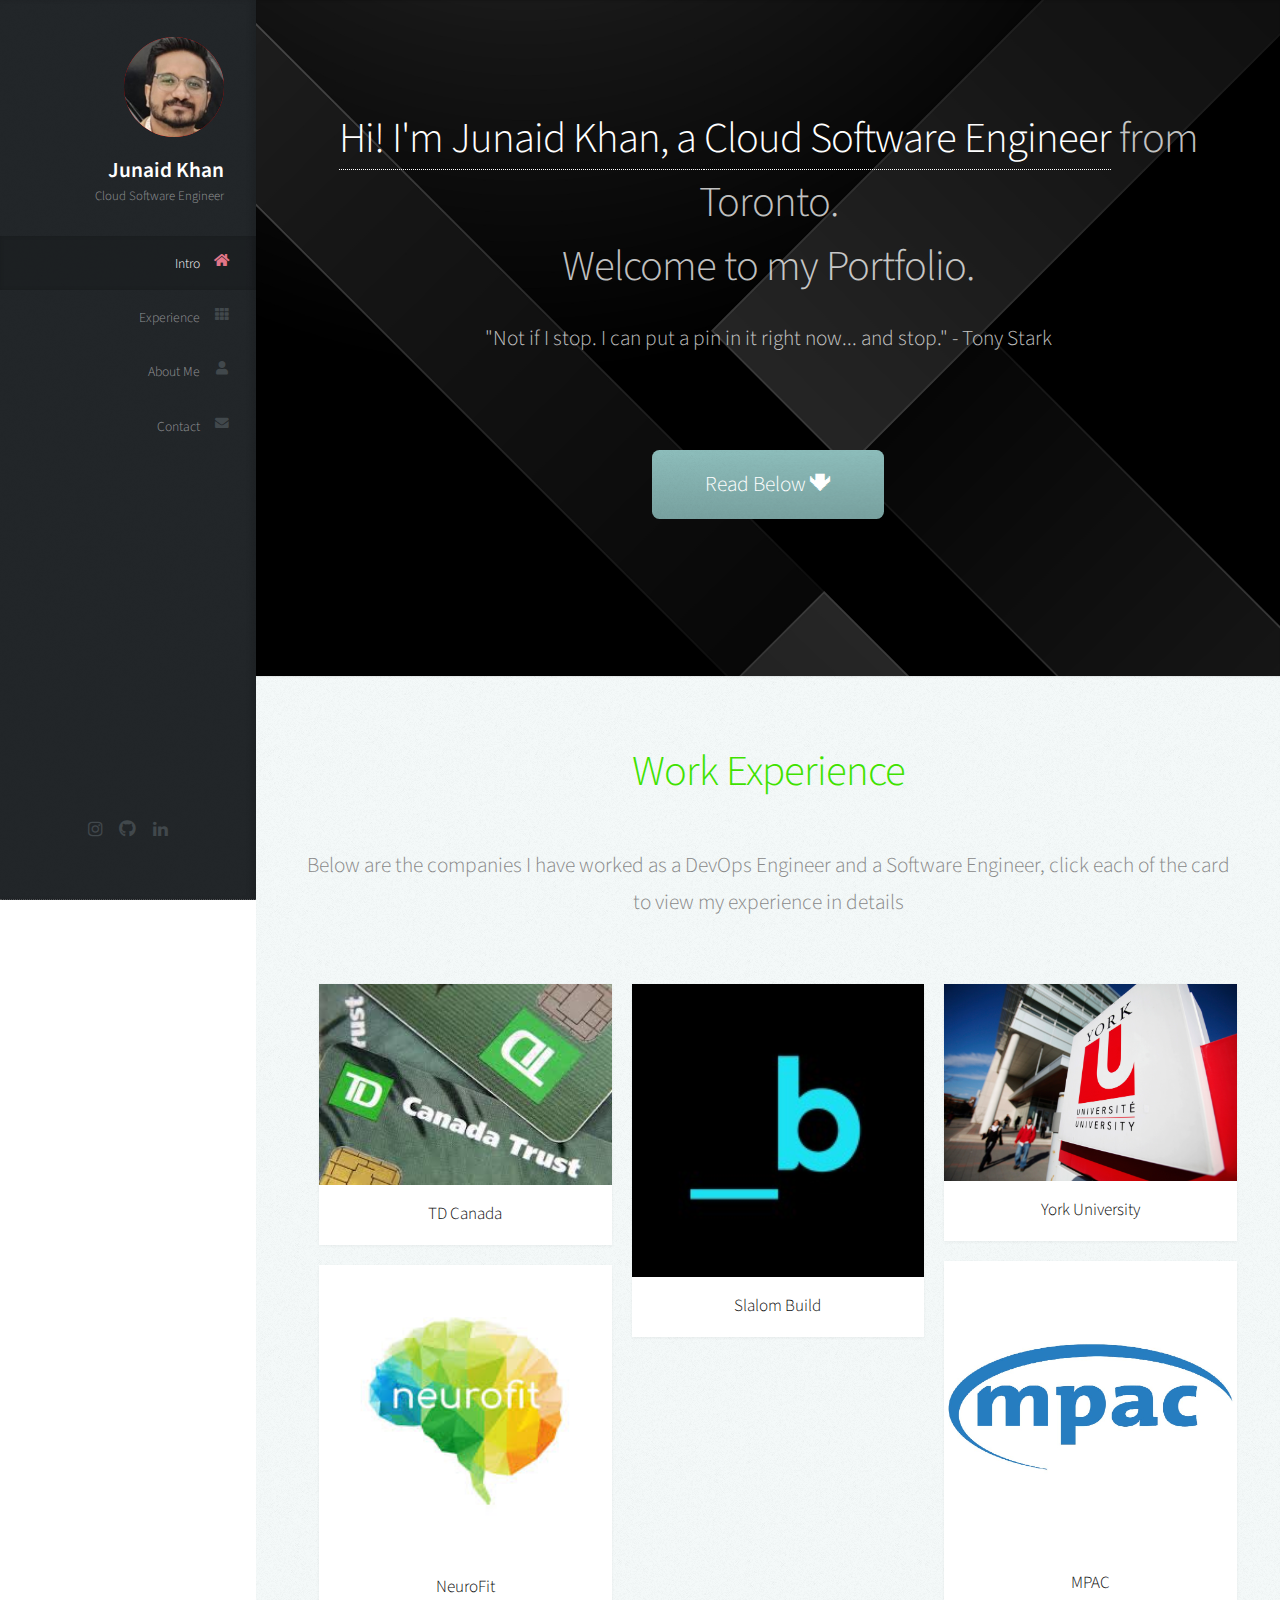
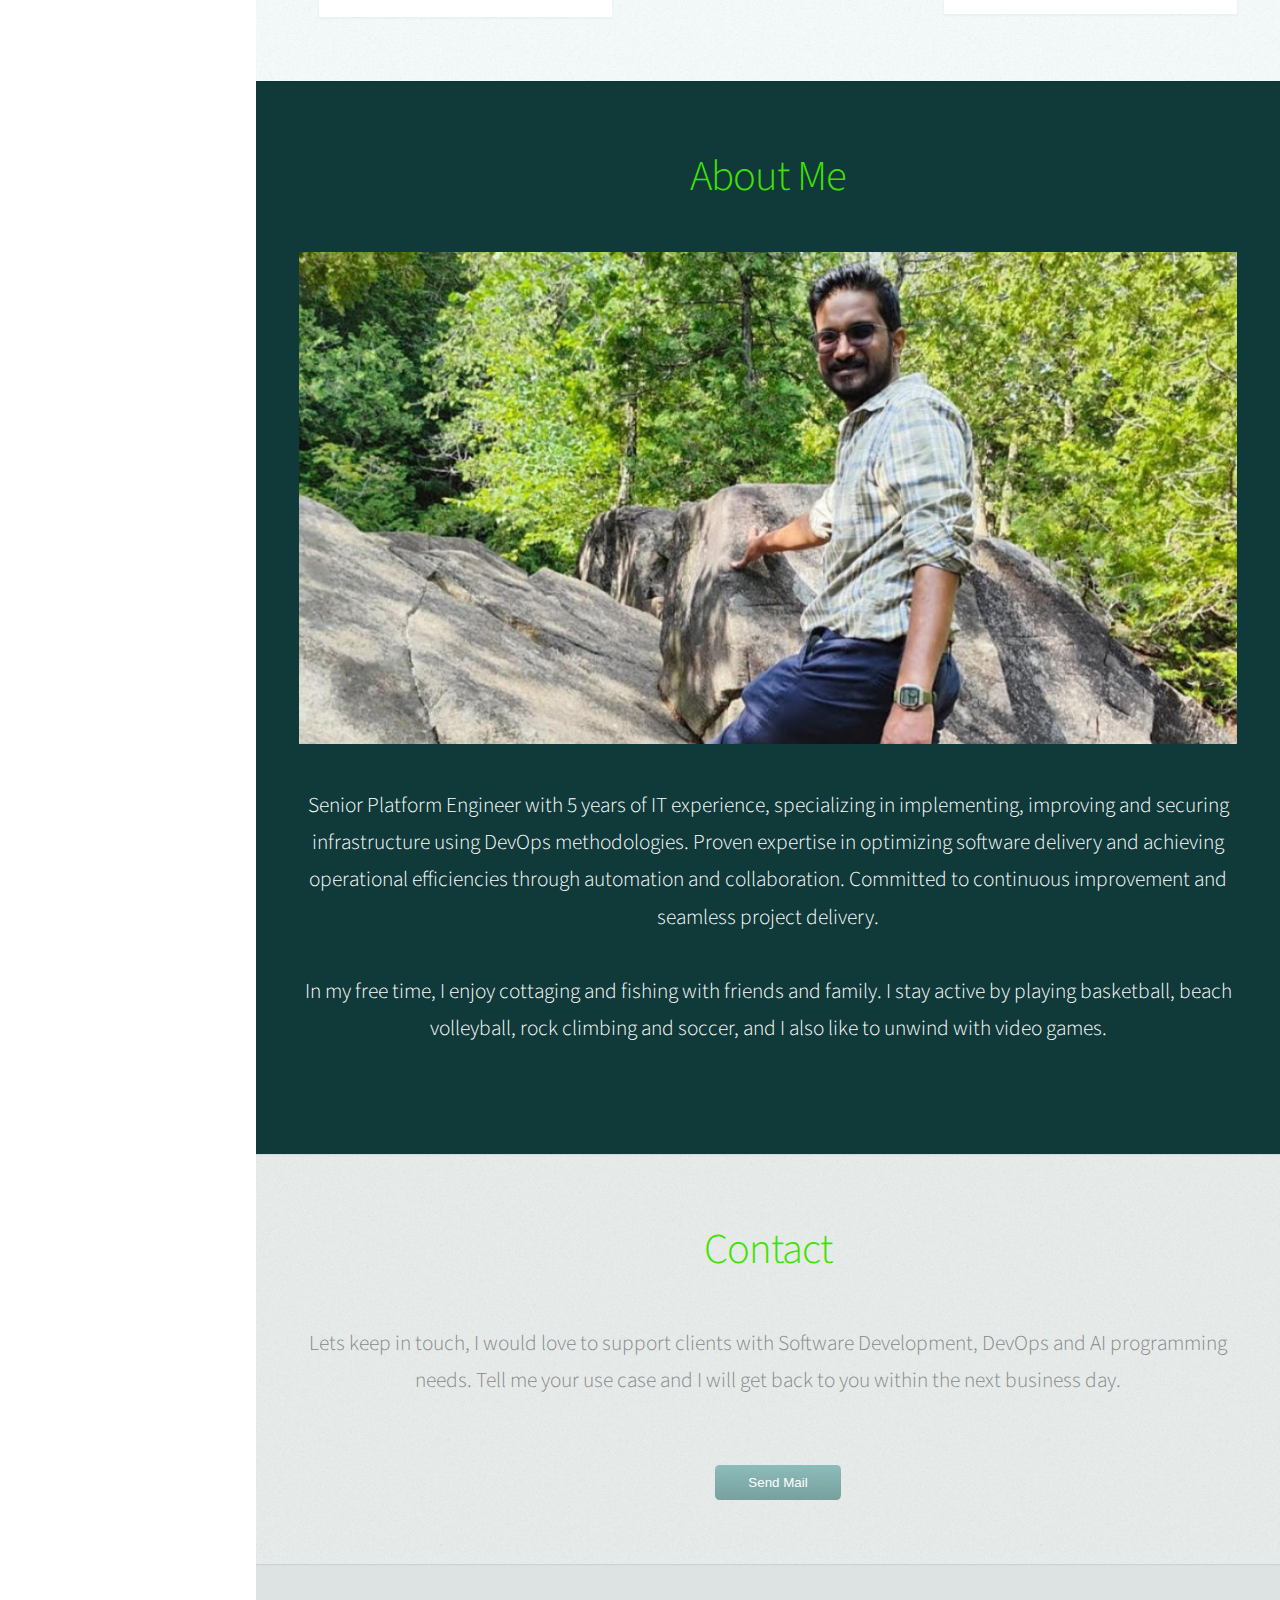
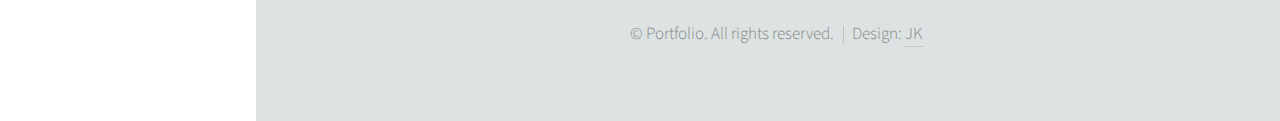
<file: index.html>
<!DOCTYPE HTML>
<!--
	Prologue by HTML5 UP
	html5up.net | @ajlkn
	Free for personal and commercial use under the CCA 3.0 license (html5up.net/license)
-->
<html>
	<head>
		<title>Junaid Khan Portfolio</title>
		<meta charset="utf-8" />
		<meta name="viewport" content="width=device-width, initial-scale=1, user-scalable=no" />
		<link rel="stylesheet" href="assets/css/main.css" />
		<link rel="stylesheet" href="https://cdnjs.cloudflare.com/ajax/libs/font-awesome/4.7.0/css/font-awesome.min.css">
		<script>
			window.dataLayer = window.dataLayer || [];
			function gtag(){dataLayer.push(arguments);}
			gtag('js', new Date());
		  
			gtag('config', 'G-7NQZWKF5FY');
		  </script>
	</head>
	<!-- Google tag (gtag.js) -->
<script async src="https://www.googletagmanager.com/gtag/js?id=G-7NQZWKF5FY"></script>

	<body class="is-preload">

		<!-- Header -->
			<div id="header">

				<div class="top">

					<!-- Logo -->
						<div id="logo">
							<span class="image avatar48"><img src="images/avatar.jpg" alt="" /></span>
							<h1 id="title">Junaid Khan</h1>
							<p>Cloud Software Engineer</p>
						</div>

					<!-- Nav -->
						<nav id="nav">
							<ul>
								<li><a href="#top" id="top-link"><span class="icon solid fa-home">Intro</span></a></li>
								<li><a href="#portfolio" id="portfolio-link"><span class="icon solid fa-th">Experience</span></a></li>
								<li><a href="#about" id="about-link"><span class="icon solid fa-user">About Me</span></a></li>
								<li><a href="#contact" id="contact-link"><span class="icon solid fa-envelope">Contact</span></a></li>
							</ul>
						</nav>

				</div>

				<div class="bottom">

					<!-- Social Icons -->
						<ul class="icons">
							<li><a href="https://www.instagram.com/iam_jkhan/" target="_blank"><i class="fa fa-instagram" aria-hidden="true"></i></a></li>
							<li><a href="https://github.com/jkhan2211?tab=repositories" class="icon brands fa-github" target="_blank"><span class="label">Github</span></a></li>
							<li><a href="https://www.linkedin.com/in/junaid-khan-653a95143/" target="_blank"><i class="fa fa-linkedin"></i>
						</ul>

				</div>

			</div>

		<!-- Main -->
			<div id="main">

				<!-- Intro -->
					<section id="top" class="one dark cover">
						<div class="container">

							<header>
								<h2 class="alt">Hi! I'm <strong>Junaid Khan</strong>, a <a href="https://www.linkedin.com/in/junaid-khan-653a95143/" target="_blank">Cloud Software Engineer</a> from Toronto.<br />
								Welcome to my Portfolio. </h2>
								<p>"Not if I stop. I can put a pin in it right now... and stop." - Tony Stark<br /></p>
							</header>

							<footer>
								<a href="#portfolio" class="button scrolly">Read Below 🢃</a>
							</footer>

						</div>
					</section>

				<!-- Portfolio -->
					<section id="portfolio" class="two">
						<div class="container">

							<header>
								<h2>Work Experience</h2>
							</header>

							<p>Below are the companies I have worked as a DevOps Engineer and a Software Engineer, click each of the card to view my experience in details</p>

							<div class="row">
								<div class="col-4 col-12-mobile">
									<article class="item">
										<a href="./experience.html#tdbank" class="image fit"><img src="images/pic02.jpg" alt="" /></a>
										<header>
											<h3>TD Canada</h3>
										</header>
									</article>
									<article class="item">
										<a href="./experience.html#neurofit" class="image fit"><img src="images/pic03.jpg" alt="" /></a>
										<header>
											<h3>NeuroFit</h3>
										</header>
									</article>
								</div>
								<div class="col-4 col-12-mobile">
									<article class="item">
										<a href="./experience.html#slalom" class="image fit"><img src="images/pic04.jpg" alt="" /></a>
										<header>
											<h3>Slalom Build</h3>
										</header>
									</article>
								</div>
								<div class="col-4 col-12-mobile">
									<article class="item">
										<a href="./experience.html#yorkuni" class="image fit"><img src="images/pic06.jpg" alt="" /></a>
										<header>
											<h3>York University</h3>
										</header>
									</article>
									<article class="item">
										<a href="./experience.html" class="image fit"><img src="images/pic07.jpg" alt="" /></a>
										<header>
											<h3>MPAC</h3>
										</header>
									</article>
								</div>
							</div>

						</div>
					</section>

				<!-- About Me -->
					<section id="about" class="three">
						<div class="container">

							<header>
								<h2>About Me</h2>
							</header>

							<a href="#" class="image featured"><img src="images/pic08.jpg" alt="" /></a>

							<p>Senior Platform Engineer with 5 years of IT experience, specializing in implementing, improving and securing infrastructure using DevOps methodologies. Proven expertise in optimizing software delivery and achieving operational efficiencies through automation and collaboration. Committed to continuous improvement and seamless project delivery.
								<br>
								<br>
								In my free time, I enjoy cottaging and fishing with friends and family. I stay active by playing basketball, beach volleyball, rock climbing and soccer, and I also like to unwind with video games.
							</p>

						</div>
					</section>

				<!-- Contact -->
					<section id="contact" class="four">
						<div class="container">

							<header>
								<h2>Contact</h2>
							</header>

							<p>Lets keep in touch, I would love to support clients with Software Development, DevOps and AI programming needs. Tell me your use case and I will get back to you within the next business day.</p>

							<form method="post" action="#">
								<div class="row">
									<div class="col-12">
										<button onclick="location.href='mailto:vinoth@email.com';">Send Mail</button>
									</div>
								</div>
							</form>

						</div>
					</section>

			</div>

		<!-- Footer -->
			<div id="footer">

				<!-- Copyright -->
					<ul class="copyright">
						<li>&copy; Portfolio. All rights reserved.</li><li>Design: <a href="#">JK</a></li>
					</ul>

			</div>

		<!-- Scripts -->
			<script src="assets/js/jquery.min.js"></script>
			<script src="assets/js/jquery.scrolly.min.js"></script>
			<script src="assets/js/jquery.scrollex.min.js"></script>
			<script src="assets/js/browser.min.js"></script>
			<script src="assets/js/breakpoints.min.js"></script>
			<script src="assets/js/util.js"></script>
			<script src="assets/js/main.js"></script>


	</body>
</html>
</file>
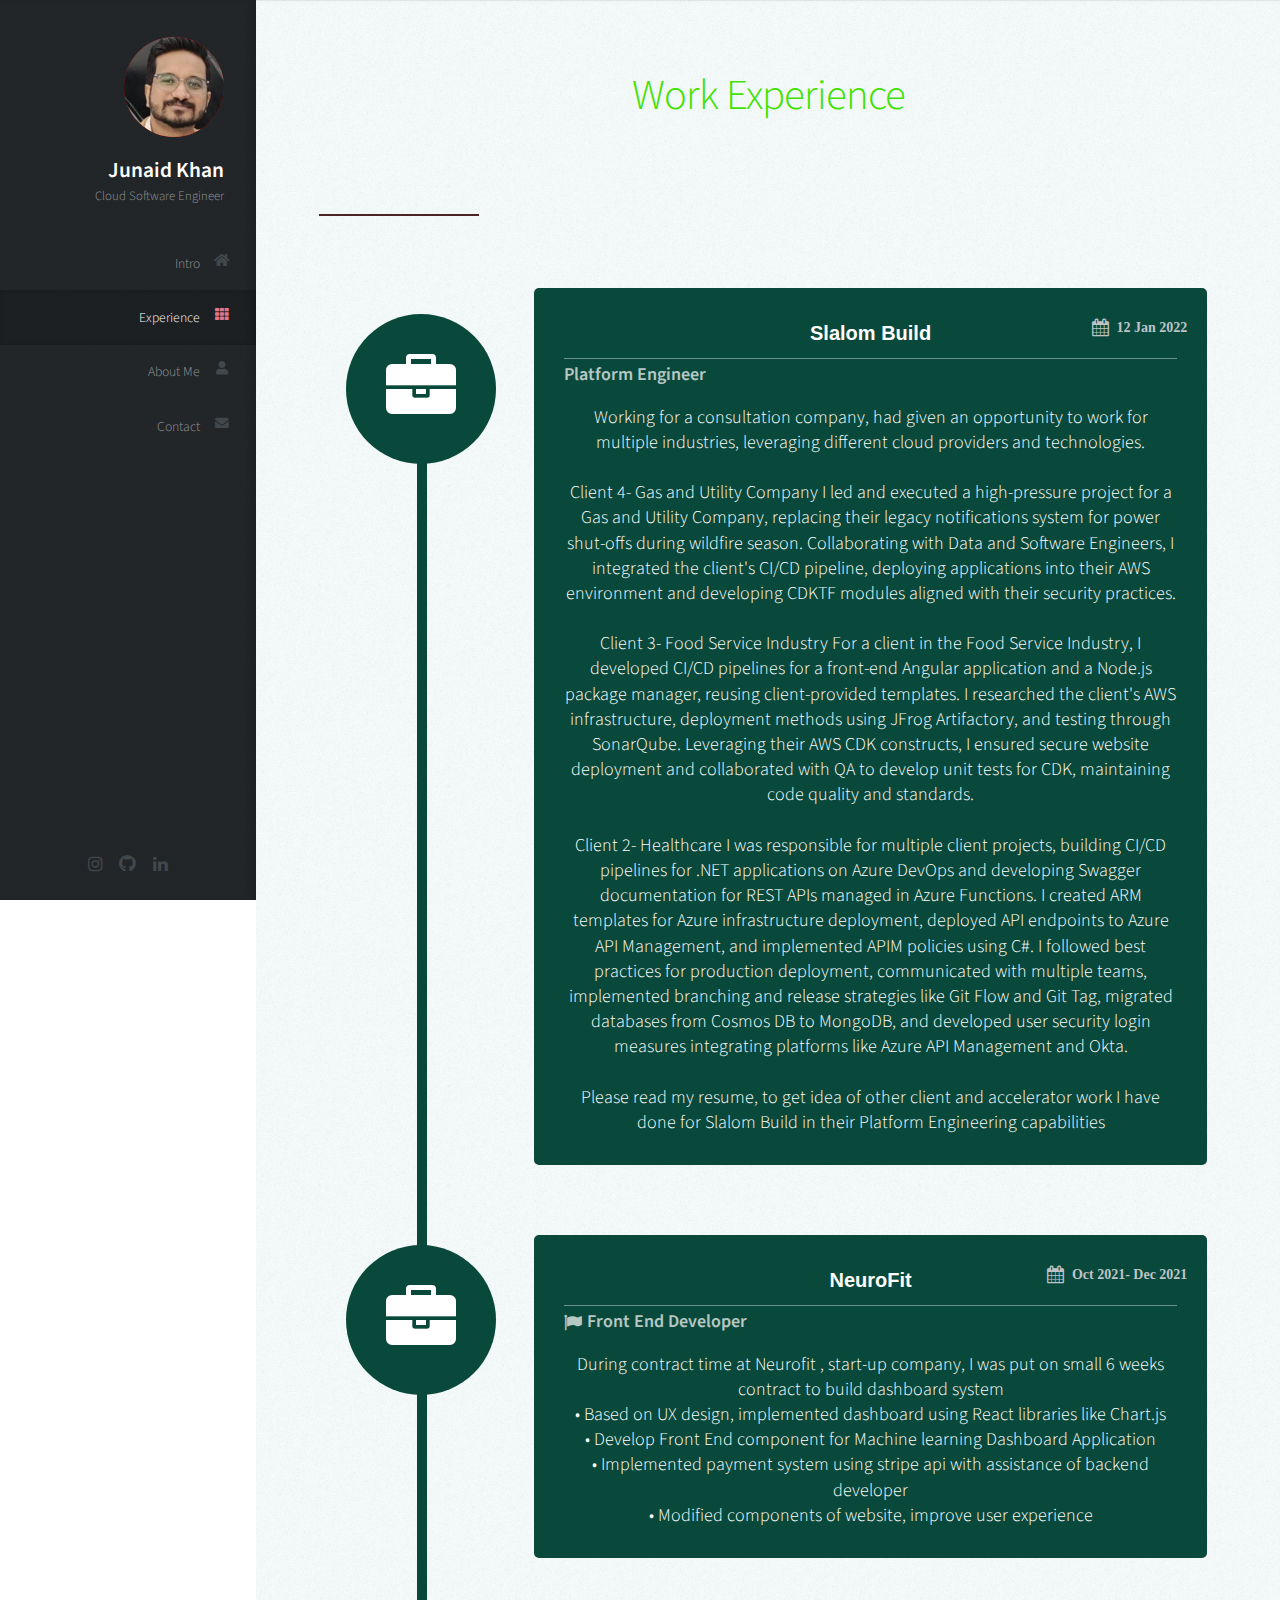
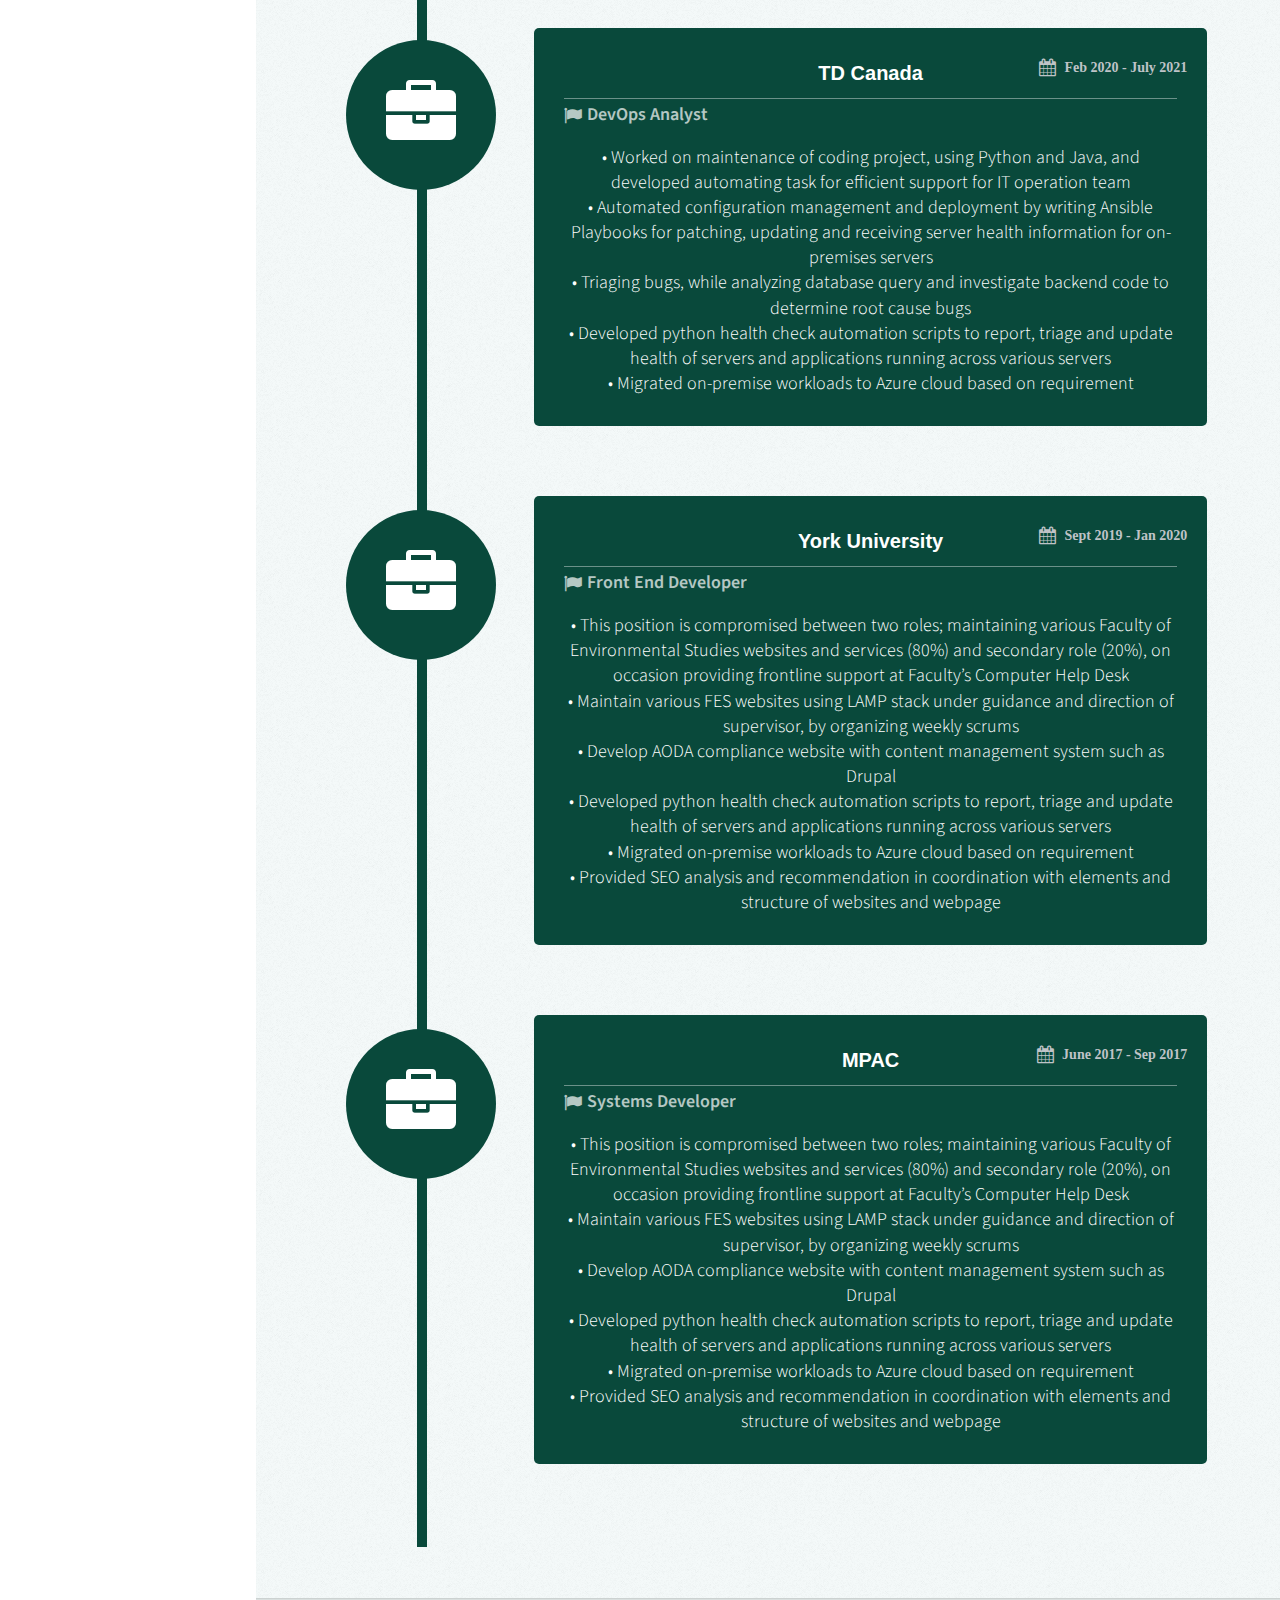
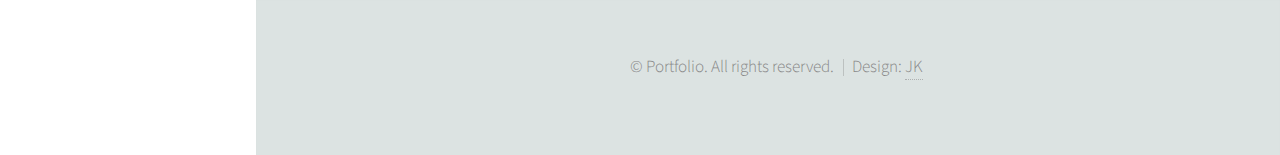
<file: experience.html>
<!DOCTYPE HTML>
<!--
	Prologue by HTML5 UP
	html5up.net | @ajlkn
	Free for personal and commercial use under the CCA 3.0 license (html5up.net/license)
-->
<html>
	<head>
		<title>Junaid Khan Portfolio</title>
		<meta charset="utf-8" />
		<meta name="viewport" content="width=device-width, initial-scale=1, user-scalable=no" />
		<link rel="stylesheet" href="assets/css/main.css" />
		<link rel="stylesheet" href="https://cdnjs.cloudflare.com/ajax/libs/font-awesome/4.7.0/css/font-awesome.min.css">
    <script>
      window.dataLayer = window.dataLayer || [];
      function gtag(){dataLayer.push(arguments);}
      gtag('js', new Date());
    
      gtag('config', 'G-7NQZWKF5FY');
    </script>
	</head>
  <!-- Google tag (gtag.js) -->
<script async src="https://www.googletagmanager.com/gtag/js?id=G-7NQZWKF5FY"></script>
	<body class="is-preload">

		<!-- Header -->
			<div id="header">

				<div class="top">

					<!-- Logo -->
						<div id="logo">
							<span class="image avatar48"><img src="images/avatar.jpg" alt="" /></span>
							<h1 id="title">Junaid Khan</h1>
							<p>Cloud Software Engineer</p>
						</div>

					<!-- Nav -->
						<nav id="nav">
							<ul>
								<li><a href="./index.html" id="top-link"><span class="icon solid fa-home">Intro</span></a></li>
								<li><a href="./index.html#portfolio" id="portfolio-link"><span class="icon solid fa-th">Experience</span></a></li>
								<li><a href="./index.html#about" id="about-link"><span class="icon solid fa-user">About Me</span></a></li>
								<li><a href="./index.html#contact" id="contact-link"><span class="icon solid fa-envelope">Contact</span></a></li>
							</ul>
						</nav>

				</div>

				<div class="bottom">

					<!-- Social Icons -->
						<ul class="icons">
							<li><a href="https://www.instagram.com/iam_jkhan/" target="_blank"><i class="fa fa-instagram" aria-hidden="true"></i></a></li>
							<li><a href="https://github.com/jkhan2211?tab=repositories" class="icon brands fa-github" target="_blank"><span class="label">Github</span></a></li>
                            <li><a href="https://www.linkedin.com/in/junaid-khan-653a95143/" target="_blank"><i class="fa fa-linkedin" aria-hidden="true"></i></a></li>
						</ul>

				</div>

			</div>

		<!-- Main -->
			<div id="main">

				<!-- Portfolio -->
					<section id="portfolio" class="two">
						<div class="container">

							<header>
								<h2>Work Experience</h2>
							</header>

                            <div id="workexperience" class="sectionClass">
                                <div class="row ">
                                  <div class="sectiontitle">
                                    <span class="headerLine"></span>
                                  </div>
                                  <div class="fullWidth eight columns">
                                    <ul class="cbp_tmtimeline">
                                      <li id="slalom">
                                        <div class="cbp_tmicon cbp_tmicon-phone">
                                          <i class="faPra fa-briefcase"></i>
                                        </div>
                                        <div class="cbp_tmlabel wow fadeInRight animated">
                                          <h3>Slalom Build</h3>
                                          <div class="date">
                                            <i class="fa fa-calendar"></i>12 Jan 2022
                                          </div>
                                          <h4>Platform Engineer</h4>
                                          <p class="projectParagraph">Working for a consultation company, had given an opportunity to work for multiple industries, leveraging different cloud providers and technologies.
                                            <br>
                                            <br>
                                            Client 4- Gas and Utility Company
                                            I led and executed a high-pressure project for a Gas and Utility Company, replacing their legacy notifications system for power shut-offs during wildfire season. Collaborating with Data and Software Engineers, I integrated the client's CI/CD pipeline, deploying applications into their AWS environment and developing CDKTF modules aligned with their security practices.
                                            <br>
                                            <br>
                                            Client 3- Food Service Industry
                                            For a client in the Food Service Industry, I developed CI/CD pipelines for a front-end Angular application and a Node.js package manager, reusing client-provided templates. I researched the client's AWS infrastructure, deployment methods using JFrog Artifactory, and testing through SonarQube. Leveraging their AWS CDK constructs, I ensured secure website deployment and collaborated with QA to develop unit tests for CDK, maintaining code quality and standards.
                                            <br>
                                            <br>
                                            Client 2- Healthcare
                                            I was responsible for multiple client projects, building CI/CD pipelines for .NET applications on Azure DevOps and developing Swagger documentation for REST APIs managed in Azure Functions. I created ARM templates for Azure infrastructure deployment, deployed API endpoints to Azure API Management, and implemented APIM policies using C#. I followed best practices for production deployment, communicated with multiple teams, implemented branching and release strategies like Git Flow and Git Tag, migrated databases from Cosmos DB to MongoDB, and developed user security login measures integrating platforms like Azure API Management and Okta.
                                            <br>
                                            <br>
                                            Please read my resume, to get idea of other client and accelerator work I have done for Slalom Build in their Platform Engineering capabilities</p>
                                        </div>
                                      </li>
                                      <li id="neurofit">
                                        <div class="cbp_tmicon cbp_tmicon-screen">
                                          <i class="faPra fa-briefcase"></i>
                                        </div>
                                        <div class="cbp_tmlabel wow fadeInRight animated">
                                          <h3>NeuroFit</h3>
                                          <h4><i class="fa fa-flag"></i>Front End Developer</h4>
                                          <div class="date"><i class="fa fa-calendar"></i>Oct 2021- Dec 2021</div>
                                          <p class="projectParagraph">

                                            During contract time at Neurofit , start-up company, I was put on small 6 weeks contract to build dashboard system <br>
                                            • Based on UX design, implemented dashboard using React libraries like Chart.js <br>
                                            • Develop Front End component for Machine learning Dashboard Application <br>
                                            • Implemented payment system using stripe api with assistance of backend developer <br>
                                            • Modified components of website, improve user experience <br>
                                          </p>
                                        </div>
                                      </li>
                                      <li id="tdbank">
                                        <div class="cbp_tmicon cbp_tmicon-mail">
                                          <i class="faPra fa-briefcase"></i>
                                        </div>
                                        <div class="cbp_tmlabel wow fadeInRight animated">
                                          <h3>TD Canada</h3>
                                          <h4><i class="fa fa-flag"></i>DevOps Analyst</h4>
                                          <div class="date"><i class="fa fa-calendar"></i>Feb 2020 - July 2021</div>
                                          <p class="projectParagraph">


                                            •	Worked on maintenance of coding project, using Python and Java, and developed automating task for efficient support for IT operation team <br>
                                            •	Automated configuration management and deployment by writing Ansible Playbooks for patching, updating and receiving server health information for on-premises servers <br>
                                            •	Triaging bugs, while analyzing database query and investigate backend code to determine root cause bugs <br>
                                            •	Developed python health check automation scripts to report, triage and update health of servers and applications running across various servers <br>
                                            •	Migrated on-premise workloads to Azure cloud based on requirement <br>

                                          </p>
                              
                                        </div>
                                      </li>
                                      <li id="yorkuni">
                                        <div class="cbp_tmicon cbp_tmicon-phone">
                                          <i class="faPra fa-briefcase"></i>
                                        </div>
                                        <div class="cbp_tmlabel wow fadeInRight animated">
                                          <h3>York University</h3>
                                          <h4><i class="fa fa-flag"></i>Front End Developer</h4>
                                          <div class="date"><i class="fa fa-calendar"></i>Sept 2019 - Jan 2020</div>
                                          <p class="projectParagraph">
                                            •	This position is compromised between two roles; maintaining various Faculty of Environmental Studies websites and services (80%) and secondary role (20%), on occasion providing frontline support at Faculty’s Computer Help Desk <br>
                                            •	Maintain various FES websites using LAMP stack under guidance and direction of supervisor, by organizing weekly scrums <br>
                                            •	Develop AODA compliance website with content management system such as Drupal <br>
                                            •	Developed python health check automation scripts to report, triage and update health of servers and applications running across various servers <br>
                                            •	Migrated on-premise workloads to Azure cloud based on requirement <br>
                                            •	Provided SEO analysis and recommendation in coordination with elements and structure of websites and webpage <br>                                    
                                          </p>
                                        </div>
                                      </li>

                                      <li id="yorkuni">
                                        <div class="cbp_tmicon cbp_tmicon-phone">
                                          <i class="faPra fa-briefcase"></i>
                                        </div>
                                        <div class="cbp_tmlabel wow fadeInRight animated">
                                          <h3>MPAC</h3>
                                          <h4><i class="fa fa-flag"></i>Systems Developer</h4>
                                          <div class="date"><i class="fa fa-calendar"></i>June 2017 - Sep 2017</div>
                                          <p class="projectParagraph">
                                            •	This position is compromised between two roles; maintaining various Faculty of Environmental Studies websites and services (80%) and secondary role (20%), on occasion providing frontline support at Faculty’s Computer Help Desk <br>
                                            •	Maintain various FES websites using LAMP stack under guidance and direction of supervisor, by organizing weekly scrums <br>
                                            •	Develop AODA compliance website with content management system such as Drupal <br>
                                            •	Developed python health check automation scripts to report, triage and update health of servers and applications running across various servers <br>
                                            •	Migrated on-premise workloads to Azure cloud based on requirement <br>
                                            •	Provided SEO analysis and recommendation in coordination with elements and structure of websites and webpage <br>                                    
                                          </p>
                                        </div>
                                      </li>
                                        </div>
                                    </ul>
                                  </div>
                                </div>
                              </div>
					
						</div>
					</section>


			</div>

		<!-- Footer -->
			<div id="footer">

				<!-- Copyright -->
					<ul class="copyright">
						<li>&copy; Portfolio. All rights reserved.</li><li>Design: <a href="#">JK</a></li>
					</ul>

			</div>

		<!-- Scripts -->
			<script src="assets/js/jquery.min.js"></script>
			<script src="assets/js/jquery.scrolly.min.js"></script>
			<script src="assets/js/jquery.scrollex.min.js"></script>
			<script src="assets/js/browser.min.js"></script>
			<script src="assets/js/breakpoints.min.js"></script>
			<script src="assets/js/util.js"></script>
			<script src="assets/js/main.js"></script>
            <script src="assets/js/experience.js"></script>
            <script>
                document.addEventListener('DOMContentLoaded', function() {
                    // Get the 'About Me' link
                    var aboutLink = document.getElementById('portfolio-link');
                    
                    // Add 'active' class to the 'About Me' link
                    aboutLink.classList.add('active');
                });
                </script>

<script>
    document.addEventListener('DOMContentLoaded', function() {
        // Scroll to the 'Contact' section
        var aboutLink = document.getElementById('contact-link');
        if (contactSection) {
            contactSection.scrollIntoView({ behavior: 'smooth' });
        }
        
    });
    </script>

<script>
    document.addEventListener('DOMContentLoaded', function() {
        // Get the current URL fragment
        var fragment = window.location.hash;
        if (fragment) {
            // Scroll to the element with the matching ID
            var element = document.querySelector(fragment);
            if (element) {
                element.scrollIntoView({ behavior: 'smooth' });
            }
        }
    });
    </script>

	</body>
</html>
</file>
<file: assets/css/main.css>
@import url("fontawesome-all.min.css");
@import url("https://fonts.googleapis.com/css?family=Source+Sans+Pro:300,300italic,400,600");

/*
	Prologue by HTML5 UP
	html5up.net | @ajlkn
	Free for personal and commercial use under the CCA 3.0 license (html5up.net/license)
*/

html, body, div, span, applet, object,
iframe, h1, h2, h3, h4, h5, h6, p, blockquote,
pre, a, abbr, acronym, address, big, cite,
code, del, dfn, em, img, ins, kbd, q, s, samp,
small, strike, strong, sub, sup, tt, var, b,
u, i, center, dl, dt, dd, ol, ul, li, fieldset,
form, label, legend, table, caption, tbody,
tfoot, thead, tr, th, td, article, aside,
canvas, details, embed, figure, figcaption,
footer, header, hgroup, menu, nav, output, ruby,
section, summary, time, mark, audio, video {
	margin: 0;
	padding: 0;
	border: 0;
	font-size: 100%;
	font: inherit;
	vertical-align: baseline;}

article, aside, details, figcaption, figure,
footer, header, hgroup, menu, nav, section {
	display: block;}

body {
	line-height: 1;
}

ol, ul {
	list-style: none;
}

blockquote, q {
	quotes: none;
}

	blockquote:before, blockquote:after, q:before, q:after {
		content: '';
		content: none;
	}

table {
	border-collapse: collapse;
	border-spacing: 0;
}

body {
	-webkit-text-size-adjust: none;
}

mark {
	background-color: transparent;
	color: inherit;
}

input::-moz-focus-inner {
	border: 0;
	padding: 0;
}

input, select, textarea {
	-moz-appearance: none;
	-webkit-appearance: none;
	-ms-appearance: none;
	appearance: none;
}

/* Basic */

	html {
		box-sizing: border-box;
	}

	*, *:before, *:after {
		box-sizing: inherit;
	}

	body {
		background: #fff;
		font-family: 'Source Sans Pro', sans-serif;
		font-size: 19pt;
		font-weight: 300;
		line-height: 1.75em;
		color: #888;
	}

		body.is-preload *, body.is-preload *:before, body.is-preload *:after {
			-moz-animation: none !important;
			-webkit-animation: none !important;
			-ms-animation: none !important;
			animation: none !important;
			-moz-transition: none !important;
			-webkit-transition: none !important;
			-ms-transition: none !important;
			transition: none !important;
		}

	input, textarea, select {
		font-family: 'Source Sans Pro', sans-serif;
		font-size: 19pt;
		font-weight: 300;
		line-height: 1.75em;
		color: #888;
	}

	h1, h3, h4, h5, h6 {
		font-weight: 300;
		color: #0c0c0c;
		line-height: 1.5em;
	}
	h2 {
		font-weight: 300;
		color:rgb(64, 226, 0);
		line-height: 1.5em;

	}

	h1 a, h2 a, h3 a, h4 a, h5 a, h6 a {
		color: inherit;
		text-decoration: none;
	}

		h1 a strong, h2 a strong, h3 a strong, h4 a strong, h5 a strong, h6 a strong {
			color: #333;
		}

	h2 {
		font-size: 2em;
		letter-spacing: -1px;
	}

		h2.alt {
			color: #888;
		}

			h2.alt strong {
				color: #666;
			}

	h3 {
		font-size: 1.5em;
	}

	header {
		margin: 0 0 2em 0;
	}

		header > p {
			margin: 1em 0 0 0;
		}

	footer {
		margin: 2em 0 0 0;
	}

	strong, b {
		font-weight: 300;
		color: #666;
	}

	em, i {
		font-style: italic;
	}

	a {
		text-decoration: none;
		color: inherit;
		border-bottom: dotted 1px rgba(128, 128, 128, 0.5);
		-moz-transition: color 0.35s ease-in-out, border-bottom-color 0.35s ease-in-out;
		-webkit-transition: color 0.35s ease-in-out, border-bottom-color 0.35s ease-in-out;
		-ms-transition: color 0.35s ease-in-out, border-bottom-color 0.35s ease-in-out;
		transition: color 0.35s ease-in-out, border-bottom-color 0.35s ease-in-out;
		outline: 0;
	}

		a:hover {
			color: #E27689;
			border-bottom-color: rgba(255, 255, 255, 0);
		}

	sub {
		position: relative;
		top: 0.5em;
		font-size: 0.8em;
	}

	sup {
		position: relative;
		top: -0.5em;
		font-size: 0.8em;
	}

	hr {
		border: 0;
		border-top: solid 1px #ddd;
	}

	blockquote {
		border-left: solid 0.5em #ddd;
		padding: 1em 0 1em 2em;
		font-style: italic;
	}

	p, ul, ol, dl, table {
		margin-bottom: 2em;
	}

	br.clear {
		clear: both;
	}

/* Container */

	.container {
		margin: 0 auto;
		max-width: 100%;
		width: 1400px;
	}

		@media screen and (min-width: 961px) and (max-width: 1880px) {

			.container {
				width: 1200px;
			}

		}

		@media screen and (min-width: 961px) and (max-width: 1620px) {

			.container {
				width: 960px;
			}

		}

		@media screen and (min-width: 961px) and (max-width: 1320px) {

			.container {
				width: 100%;
			}

		}

		@media screen and (max-width: 960px) {

			.container {
				width: 100%;
			}

		}

		@media screen and (max-width: 736px) {

			.container {
				width: 100%;
			}

		}

/* Row */

	.row {
		display: flex;
		flex-wrap: wrap;
		box-sizing: border-box;
		align-items: stretch;
	}

		.row > * {
			box-sizing: border-box;
		}

		.row.gtr-uniform > * > :last-child {
			margin-bottom: 0;
		}

		.row.aln-left {
			justify-content: flex-start;
		}

		.row.aln-center {
			justify-content: center;
		}

		.row.aln-right {
			justify-content: flex-end;
		}

		.row.aln-top {
			align-items: flex-start;
		}

		.row.aln-middle {
			align-items: center;
		}

		.row.aln-bottom {
			align-items: flex-end;
		}

		.row > .imp {
			order: -1;
		}

		.row > .col-1 {
			width: 8.33333%;
		}

		.row > .off-1 {
			margin-left: 8.33333%;
		}

		.row > .col-2 {
			width: 16.66667%;
		}

		.row > .off-2 {
			margin-left: 16.66667%;
		}

		.row > .col-3 {
			width: 25%;
		}

		.row > .off-3 {
			margin-left: 25%;
		}

		.row > .col-4 {
			width: 33.33333%;
		}

		.row > .off-4 {
			margin-left: 33.33333%;
		}

		.row > .col-5 {
			width: 41.66667%;
		}

		.row > .off-5 {
			margin-left: 41.66667%;
		}

		.row > .col-6 {
			width: 50%;
		}

		.row > .off-6 {
			margin-left: 50%;
		}

		.row > .col-7 {
			width: 58.33333%;
		}

		.row > .off-7 {
			margin-left: 58.33333%;
		}

		.row > .col-8 {
			width: 66.66667%;
		}

		.row > .off-8 {
			margin-left: 66.66667%;
		}

		.row > .col-9 {
			width: 75%;
		}

		.row > .off-9 {
			margin-left: 75%;
		}

		.row > .col-10 {
			width: 83.33333%;
		}

		.row > .off-10 {
			margin-left: 83.33333%;
		}

		.row > .col-11 {
			width: 91.66667%;
		}

		.row > .off-11 {
			margin-left: 91.66667%;
		}

		.row > .col-12 {
			width: 100%;
		}

		.row > .off-12 {
			margin-left: 100%;
		}

		.row.gtr-0 {
			margin-top: 0px;
			margin-left: 0px;
		}

			.row.gtr-0 > * {
				padding: 0px 0 0 0px;
			}

			.row.gtr-0.gtr-uniform {
				margin-top: 0px;
			}

				.row.gtr-0.gtr-uniform > * {
					padding-top: 0px;
				}

		.row.gtr-25 {
			margin-top: -10px;
			margin-left: -10px;
		}

			.row.gtr-25 > * {
				padding: 10px 0 0 10px;
			}

			.row.gtr-25.gtr-uniform {
				margin-top: -10px;
			}

				.row.gtr-25.gtr-uniform > * {
					padding-top: 10px;
				}

		.row.gtr-50 {
			margin-top: -20px;
			margin-left: -20px;
		}

			.row.gtr-50 > * {
				padding: 20px 0 0 20px;
			}

			.row.gtr-50.gtr-uniform {
				margin-top: -20px;
			}

				.row.gtr-50.gtr-uniform > * {
					padding-top: 20px;
				}

		.row {
			margin-top: -40px;
			margin-left: -40px;
		}

			.row > * {
				padding: 40px 0 0 40px;
			}

			.row.gtr-uniform {
				margin-top: -40px;
			}

				.row.gtr-uniform > * {
					padding-top: 40px;
				}

		.row.gtr-150 {
			margin-top: -60px;
			margin-left: -60px;
		}

			.row.gtr-150 > * {
				padding: 60px 0 0 60px;
			}

			.row.gtr-150.gtr-uniform {
				margin-top: -60px;
			}

				.row.gtr-150.gtr-uniform > * {
					padding-top: 60px;
				}

		.row.gtr-200 {
			margin-top: -80px;
			margin-left: -80px;
		}

			.row.gtr-200 > * {
				padding: 80px 0 0 80px;
			}

			.row.gtr-200.gtr-uniform {
				margin-top: -80px;
			}

				.row.gtr-200.gtr-uniform > * {
					padding-top: 80px;
				}

		@media screen and (min-width: 961px) and (max-width: 1880px) {

			.row {
				display: flex;
				flex-wrap: wrap;
				box-sizing: border-box;
				align-items: stretch;
			}

				.row > * {
					box-sizing: border-box;
				}

				.row.gtr-uniform > * > :last-child {
					margin-bottom: 0;
				}

				.row.aln-left {
					justify-content: flex-start;
				}

				.row.aln-center {
					justify-content: center;
				}

				.row.aln-right {
					justify-content: flex-end;
				}

				.row.aln-top {
					align-items: flex-start;
				}

				.row.aln-middle {
					align-items: center;
				}

				.row.aln-bottom {
					align-items: flex-end;
				}

				.row > .imp-wide {
					order: -1;
				}

				.row > .col-1-wide {
					width: 8.33333%;
				}

				.row > .off-1-wide {
					margin-left: 8.33333%;
				}

				.row > .col-2-wide {
					width: 16.66667%;
				}

				.row > .off-2-wide {
					margin-left: 16.66667%;
				}

				.row > .col-3-wide {
					width: 25%;
				}

				.row > .off-3-wide {
					margin-left: 25%;
				}

				.row > .col-4-wide {
					width: 33.33333%;
				}

				.row > .off-4-wide {
					margin-left: 33.33333%;
				}

				.row > .col-5-wide {
					width: 41.66667%;
				}

				.row > .off-5-wide {
					margin-left: 41.66667%;
				}

				.row > .col-6-wide {
					width: 50%;
				}

				.row > .off-6-wide {
					margin-left: 50%;
				}

				.row > .col-7-wide {
					width: 58.33333%;
				}

				.row > .off-7-wide {
					margin-left: 58.33333%;
				}

				.row > .col-8-wide {
					width: 66.66667%;
				}

				.row > .off-8-wide {
					margin-left: 66.66667%;
				}

				.row > .col-9-wide {
					width: 75%;
				}

				.row > .off-9-wide {
					margin-left: 75%;
				}

				.row > .col-10-wide {
					width: 83.33333%;
				}

				.row > .off-10-wide {
					margin-left: 83.33333%;
				}

				.row > .col-11-wide {
					width: 91.66667%;
				}

				.row > .off-11-wide {
					margin-left: 91.66667%;
				}

				.row > .col-12-wide {
					width: 100%;
				}

				.row > .off-12-wide {
					margin-left: 100%;
				}

				.row.gtr-0 {
					margin-top: 0px;
					margin-left: 0px;
				}

					.row.gtr-0 > * {
						padding: 0px 0 0 0px;
					}

					.row.gtr-0.gtr-uniform {
						margin-top: 0px;
					}

						.row.gtr-0.gtr-uniform > * {
							padding-top: 0px;
						}

				.row.gtr-25 {
					margin-top: -10px;
					margin-left: -10px;
				}

					.row.gtr-25 > * {
						padding: 10px 0 0 10px;
					}

					.row.gtr-25.gtr-uniform {
						margin-top: -10px;
					}

						.row.gtr-25.gtr-uniform > * {
							padding-top: 10px;
						}

				.row.gtr-50 {
					margin-top: -20px;
					margin-left: -20px;
				}

					.row.gtr-50 > * {
						padding: 20px 0 0 20px;
					}

					.row.gtr-50.gtr-uniform {
						margin-top: -20px;
					}

						.row.gtr-50.gtr-uniform > * {
							padding-top: 20px;
						}

				.row {
					margin-top: -40px;
					margin-left: -40px;
				}

					.row > * {
						padding: 40px 0 0 40px;
					}

					.row.gtr-uniform {
						margin-top: -40px;
					}

						.row.gtr-uniform > * {
							padding-top: 40px;
						}

				.row.gtr-150 {
					margin-top: -60px;
					margin-left: -60px;
				}

					.row.gtr-150 > * {
						padding: 60px 0 0 60px;
					}

					.row.gtr-150.gtr-uniform {
						margin-top: -60px;
					}

						.row.gtr-150.gtr-uniform > * {
							padding-top: 60px;
						}

				.row.gtr-200 {
					margin-top: -80px;
					margin-left: -80px;
				}

					.row.gtr-200 > * {
						padding: 80px 0 0 80px;
					}

					.row.gtr-200.gtr-uniform {
						margin-top: -80px;
					}

						.row.gtr-200.gtr-uniform > * {
							padding-top: 80px;
						}

		}

		@media screen and (min-width: 961px) and (max-width: 1620px) {

			.row {
				display: flex;
				flex-wrap: wrap;
				box-sizing: border-box;
				align-items: stretch;
			}

				.row > * {
					box-sizing: border-box;
				}

				.row.gtr-uniform > * > :last-child {
					margin-bottom: 0;
				}

				.row.aln-left {
					justify-content: flex-start;
				}

				.row.aln-center {
					justify-content: center;
				}

				.row.aln-right {
					justify-content: flex-end;
				}

				.row.aln-top {
					align-items: flex-start;
				}

				.row.aln-middle {
					align-items: center;
				}

				.row.aln-bottom {
					align-items: flex-end;
				}

				.row > .imp-normal {
					order: -1;
				}

				.row > .col-1-normal {
					width: 8.33333%;
				}

				.row > .off-1-normal {
					margin-left: 8.33333%;
				}

				.row > .col-2-normal {
					width: 16.66667%;
				}

				.row > .off-2-normal {
					margin-left: 16.66667%;
				}

				.row > .col-3-normal {
					width: 25%;
				}

				.row > .off-3-normal {
					margin-left: 25%;
				}

				.row > .col-4-normal {
					width: 33.33333%;
				}

				.row > .off-4-normal {
					margin-left: 33.33333%;
				}

				.row > .col-5-normal {
					width: 41.66667%;
				}

				.row > .off-5-normal {
					margin-left: 41.66667%;
				}

				.row > .col-6-normal {
					width: 50%;
				}

				.row > .off-6-normal {
					margin-left: 50%;
				}

				.row > .col-7-normal {
					width: 58.33333%;
				}

				.row > .off-7-normal {
					margin-left: 58.33333%;
				}

				.row > .col-8-normal {
					width: 66.66667%;
				}

				.row > .off-8-normal {
					margin-left: 66.66667%;
				}

				.row > .col-9-normal {
					width: 75%;
				}

				.row > .off-9-normal {
					margin-left: 75%;
				}

				.row > .col-10-normal {
					width: 83.33333%;
				}

				.row > .off-10-normal {
					margin-left: 83.33333%;
				}

				.row > .col-11-normal {
					width: 91.66667%;
				}

				.row > .off-11-normal {
					margin-left: 91.66667%;
				}

				.row > .col-12-normal {
					width: 100%;
				}

				.row > .off-12-normal {
					margin-left: 100%;
				}

				.row.gtr-0 {
					margin-top: 0px;
					margin-left: 0px;
				}

					.row.gtr-0 > * {
						padding: 0px 0 0 0px;
					}

					.row.gtr-0.gtr-uniform {
						margin-top: 0px;
					}

						.row.gtr-0.gtr-uniform > * {
							padding-top: 0px;
						}

				.row.gtr-25 {
					margin-top: -10px;
					margin-left: -10px;
				}

					.row.gtr-25 > * {
						padding: 10px 0 0 10px;
					}

					.row.gtr-25.gtr-uniform {
						margin-top: -10px;
					}

						.row.gtr-25.gtr-uniform > * {
							padding-top: 10px;
						}

				.row.gtr-50 {
					margin-top: -20px;
					margin-left: -20px;
				}

					.row.gtr-50 > * {
						padding: 20px 0 0 20px;
					}

					.row.gtr-50.gtr-uniform {
						margin-top: -20px;
					}

						.row.gtr-50.gtr-uniform > * {
							padding-top: 20px;
						}

				.row {
					margin-top: -40px;
					margin-left: -40px;
				}

					.row > * {
						padding: 40px 0 0 40px;
					}

					.row.gtr-uniform {
						margin-top: -40px;
					}

						.row.gtr-uniform > * {
							padding-top: 40px;
						}

				.row.gtr-150 {
					margin-top: -60px;
					margin-left: -60px;
				}

					.row.gtr-150 > * {
						padding: 60px 0 0 60px;
					}

					.row.gtr-150.gtr-uniform {
						margin-top: -60px;
					}

						.row.gtr-150.gtr-uniform > * {
							padding-top: 60px;
						}

				.row.gtr-200 {
					margin-top: -80px;
					margin-left: -80px;
				}

					.row.gtr-200 > * {
						padding: 80px 0 0 80px;
					}

					.row.gtr-200.gtr-uniform {
						margin-top: -80px;
					}

						.row.gtr-200.gtr-uniform > * {
							padding-top: 80px;
						}

		}

		@media screen and (min-width: 961px) and (max-width: 1320px) {

			.row {
				display: flex;
				flex-wrap: wrap;
				box-sizing: border-box;
				align-items: stretch;
			}

				.row > * {
					box-sizing: border-box;
				}

				.row.gtr-uniform > * > :last-child {
					margin-bottom: 0;
				}

				.row.aln-left {
					justify-content: flex-start;
				}

				.row.aln-center {
					justify-content: center;
				}

				.row.aln-right {
					justify-content: flex-end;
				}

				.row.aln-top {
					align-items: flex-start;
				}

				.row.aln-middle {
					align-items: center;
				}

				.row.aln-bottom {
					align-items: flex-end;
				}

				.row > .imp-narrow {
					order: -1;
				}

				.row > .col-1-narrow {
					width: 8.33333%;
				}

				.row > .off-1-narrow {
					margin-left: 8.33333%;
				}

				.row > .col-2-narrow {
					width: 16.66667%;
				}

				.row > .off-2-narrow {
					margin-left: 16.66667%;
				}

				.row > .col-3-narrow {
					width: 25%;
				}

				.row > .off-3-narrow {
					margin-left: 25%;
				}

				.row > .col-4-narrow {
					width: 33.33333%;
				}

				.row > .off-4-narrow {
					margin-left: 33.33333%;
				}

				.row > .col-5-narrow {
					width: 41.66667%;
				}

				.row > .off-5-narrow {
					margin-left: 41.66667%;
				}

				.row > .col-6-narrow {
					width: 50%;
				}

				.row > .off-6-narrow {
					margin-left: 50%;
				}

				.row > .col-7-narrow {
					width: 58.33333%;
				}

				.row > .off-7-narrow {
					margin-left: 58.33333%;
				}

				.row > .col-8-narrow {
					width: 66.66667%;
				}

				.row > .off-8-narrow {
					margin-left: 66.66667%;
				}

				.row > .col-9-narrow {
					width: 75%;
				}

				.row > .off-9-narrow {
					margin-left: 75%;
				}

				.row > .col-10-narrow {
					width: 83.33333%;
				}

				.row > .off-10-narrow {
					margin-left: 83.33333%;
				}

				.row > .col-11-narrow {
					width: 91.66667%;
				}

				.row > .off-11-narrow {
					margin-left: 91.66667%;
				}

				.row > .col-12-narrow {
					width: 100%;
				}

				.row > .off-12-narrow {
					margin-left: 100%;
				}

				.row.gtr-0 {
					margin-top: 0px;
					margin-left: 0px;
				}

					.row.gtr-0 > * {
						padding: 0px 0 0 0px;
					}

					.row.gtr-0.gtr-uniform {
						margin-top: 0px;
					}

						.row.gtr-0.gtr-uniform > * {
							padding-top: 0px;
						}

				.row.gtr-25 {
					margin-top: -5px;
					margin-left: -5px;
				}

					.row.gtr-25 > * {
						padding: 5px 0 0 5px;
					}

					.row.gtr-25.gtr-uniform {
						margin-top: -5px;
					}

						.row.gtr-25.gtr-uniform > * {
							padding-top: 5px;
						}

				.row.gtr-50 {
					margin-top: -10px;
					margin-left: -10px;
				}

					.row.gtr-50 > * {
						padding: 10px 0 0 10px;
					}

					.row.gtr-50.gtr-uniform {
						margin-top: -10px;
					}

						.row.gtr-50.gtr-uniform > * {
							padding-top: 10px;
						}

				.row {
					margin-top: -20px;
					margin-left: -20px;
				}

					.row > * {
						padding: 20px 0 0 20px;
					}

					.row.gtr-uniform {
						margin-top: -20px;
					}

						.row.gtr-uniform > * {
							padding-top: 20px;
						}

				.row.gtr-150 {
					margin-top: -30px;
					margin-left: -30px;
				}

					.row.gtr-150 > * {
						padding: 30px 0 0 30px;
					}

					.row.gtr-150.gtr-uniform {
						margin-top: -30px;
					}

						.row.gtr-150.gtr-uniform > * {
							padding-top: 30px;
						}

				.row.gtr-200 {
					margin-top: -40px;
					margin-left: -40px;
				}

					.row.gtr-200 > * {
						padding: 40px 0 0 40px;
					}

					.row.gtr-200.gtr-uniform {
						margin-top: -40px;
					}

						.row.gtr-200.gtr-uniform > * {
							padding-top: 40px;
						}

		}

		@media screen and (max-width: 960px) {

			.row {
				display: flex;
				flex-wrap: wrap;
				box-sizing: border-box;
				align-items: stretch;
			}

				.row > * {
					box-sizing: border-box;
				}

				.row.gtr-uniform > * > :last-child {
					margin-bottom: 0;
				}

				.row.aln-left {
					justify-content: flex-start;
				}

				.row.aln-center {
					justify-content: center;
				}

				.row.aln-right {
					justify-content: flex-end;
				}

				.row.aln-top {
					align-items: flex-start;
				}

				.row.aln-middle {
					align-items: center;
				}

				.row.aln-bottom {
					align-items: flex-end;
				}

				.row > .imp-narrower {
					order: -1;
				}

				.row > .col-1-narrower {
					width: 8.33333%;
				}

				.row > .off-1-narrower {
					margin-left: 8.33333%;
				}

				.row > .col-2-narrower {
					width: 16.66667%;
				}

				.row > .off-2-narrower {
					margin-left: 16.66667%;
				}

				.row > .col-3-narrower {
					width: 25%;
				}

				.row > .off-3-narrower {
					margin-left: 25%;
				}

				.row > .col-4-narrower {
					width: 33.33333%;
				}

				.row > .off-4-narrower {
					margin-left: 33.33333%;
				}

				.row > .col-5-narrower {
					width: 41.66667%;
				}

				.row > .off-5-narrower {
					margin-left: 41.66667%;
				}

				.row > .col-6-narrower {
					width: 50%;
				}

				.row > .off-6-narrower {
					margin-left: 50%;
				}

				.row > .col-7-narrower {
					width: 58.33333%;
				}

				.row > .off-7-narrower {
					margin-left: 58.33333%;
				}

				.row > .col-8-narrower {
					width: 66.66667%;
				}

				.row > .off-8-narrower {
					margin-left: 66.66667%;
				}

				.row > .col-9-narrower {
					width: 75%;
				}

				.row > .off-9-narrower {
					margin-left: 75%;
				}

				.row > .col-10-narrower {
					width: 83.33333%;
				}

				.row > .off-10-narrower {
					margin-left: 83.33333%;
				}

				.row > .col-11-narrower {
					width: 91.66667%;
				}

				.row > .off-11-narrower {
					margin-left: 91.66667%;
				}

				.row > .col-12-narrower {
					width: 100%;
				}

				.row > .off-12-narrower {
					margin-left: 100%;
				}

				.row.gtr-0 {
					margin-top: 0px;
					margin-left: 0px;
				}

					.row.gtr-0 > * {
						padding: 0px 0 0 0px;
					}

					.row.gtr-0.gtr-uniform {
						margin-top: 0px;
					}

						.row.gtr-0.gtr-uniform > * {
							padding-top: 0px;
						}

				.row.gtr-25 {
					margin-top: -5px;
					margin-left: -5px;
				}

					.row.gtr-25 > * {
						padding: 5px 0 0 5px;
					}

					.row.gtr-25.gtr-uniform {
						margin-top: -5px;
					}

						.row.gtr-25.gtr-uniform > * {
							padding-top: 5px;
						}

				.row.gtr-50 {
					margin-top: -10px;
					margin-left: -10px;
				}

					.row.gtr-50 > * {
						padding: 10px 0 0 10px;
					}

					.row.gtr-50.gtr-uniform {
						margin-top: -10px;
					}

						.row.gtr-50.gtr-uniform > * {
							padding-top: 10px;
						}

				.row {
					margin-top: -20px;
					margin-left: -20px;
				}

					.row > * {
						padding: 20px 0 0 20px;
					}

					.row.gtr-uniform {
						margin-top: -20px;
					}

						.row.gtr-uniform > * {
							padding-top: 20px;
						}

				.row.gtr-150 {
					margin-top: -30px;
					margin-left: -30px;
				}

					.row.gtr-150 > * {
						padding: 30px 0 0 30px;
					}

					.row.gtr-150.gtr-uniform {
						margin-top: -30px;
					}

						.row.gtr-150.gtr-uniform > * {
							padding-top: 30px;
						}

				.row.gtr-200 {
					margin-top: -40px;
					margin-left: -40px;
				}

					.row.gtr-200 > * {
						padding: 40px 0 0 40px;
					}

					.row.gtr-200.gtr-uniform {
						margin-top: -40px;
					}

						.row.gtr-200.gtr-uniform > * {
							padding-top: 40px;
						}

		}

		@media screen and (max-width: 736px) {

			.row {
				display: flex;
				flex-wrap: wrap;
				box-sizing: border-box;
				align-items: stretch;
			}

				.row > * {
					box-sizing: border-box;
				}

				.row.gtr-uniform > * > :last-child {
					margin-bottom: 0;
				}

				.row.aln-left {
					justify-content: flex-start;
				}

				.row.aln-center {
					justify-content: center;
				}

				.row.aln-right {
					justify-content: flex-end;
				}

				.row.aln-top {
					align-items: flex-start;
				}

				.row.aln-middle {
					align-items: center;
				}

				.row.aln-bottom {
					align-items: flex-end;
				}

				.row > .imp-mobile {
					order: -1;
				}

				.row > .col-1-mobile {
					width: 8.33333%;
				}

				.row > .off-1-mobile {
					margin-left: 8.33333%;
				}

				.row > .col-2-mobile {
					width: 16.66667%;
				}

				.row > .off-2-mobile {
					margin-left: 16.66667%;
				}

				.row > .col-3-mobile {
					width: 25%;
				}

				.row > .off-3-mobile {
					margin-left: 25%;
				}

				.row > .col-4-mobile {
					width: 33.33333%;
				}

				.row > .off-4-mobile {
					margin-left: 33.33333%;
				}

				.row > .col-5-mobile {
					width: 41.66667%;
				}

				.row > .off-5-mobile {
					margin-left: 41.66667%;
				}

				.row > .col-6-mobile {
					width: 50%;
				}

				.row > .off-6-mobile {
					margin-left: 50%;
				}

				.row > .col-7-mobile {
					width: 58.33333%;
				}

				.row > .off-7-mobile {
					margin-left: 58.33333%;
				}

				.row > .col-8-mobile {
					width: 66.66667%;
				}

				.row > .off-8-mobile {
					margin-left: 66.66667%;
				}

				.row > .col-9-mobile {
					width: 75%;
				}

				.row > .off-9-mobile {
					margin-left: 75%;
				}

				.row > .col-10-mobile {
					width: 83.33333%;
				}

				.row > .off-10-mobile {
					margin-left: 83.33333%;
				}

				.row > .col-11-mobile {
					width: 91.66667%;
				}

				.row > .off-11-mobile {
					margin-left: 91.66667%;
				}

				.row > .col-12-mobile {
					width: 100%;
				}

				.row > .off-12-mobile {
					margin-left: 100%;
				}

				.row.gtr-0 {
					margin-top: 0px;
					margin-left: 0px;
				}

					.row.gtr-0 > * {
						padding: 0px 0 0 0px;
					}

					.row.gtr-0.gtr-uniform {
						margin-top: 0px;
					}

						.row.gtr-0.gtr-uniform > * {
							padding-top: 0px;
						}

				.row.gtr-25 {
					margin-top: -5px;
					margin-left: -5px;
				}

					.row.gtr-25 > * {
						padding: 5px 0 0 5px;
					}

					.row.gtr-25.gtr-uniform {
						margin-top: -5px;
					}

						.row.gtr-25.gtr-uniform > * {
							padding-top: 5px;
						}

				.row.gtr-50 {
					margin-top: -10px;
					margin-left: -10px;
				}

					.row.gtr-50 > * {
						padding: 10px 0 0 10px;
					}

					.row.gtr-50.gtr-uniform {
						margin-top: -10px;
					}

						.row.gtr-50.gtr-uniform > * {
							padding-top: 10px;
						}

				.row {
					margin-top: -20px;
					margin-left: -20px;
				}

					.row > * {
						padding: 20px 0 0 20px;
					}

					.row.gtr-uniform {
						margin-top: -20px;
					}

						.row.gtr-uniform > * {
							padding-top: 20px;
						}

				.row.gtr-150 {
					margin-top: -30px;
					margin-left: -30px;
				}

					.row.gtr-150 > * {
						padding: 30px 0 0 30px;
					}

					.row.gtr-150.gtr-uniform {
						margin-top: -30px;
					}

						.row.gtr-150.gtr-uniform > * {
							padding-top: 30px;
						}

				.row.gtr-200 {
					margin-top: -40px;
					margin-left: -40px;
				}

					.row.gtr-200 > * {
						padding: 40px 0 0 40px;
					}

					.row.gtr-200.gtr-uniform {
						margin-top: -40px;
					}

						.row.gtr-200.gtr-uniform > * {
							padding-top: 40px;
						}

		}

/* Sections/Article */

	section, article {
		margin-bottom: 3em;
	}

		section > :last-child,
		section > .container, section:last-child, article > :last-child,
		article > .container, article:last-child {
			margin-bottom: 0;
		}

		.row > section, .row > article {
			margin-bottom: 0;
		}

/* Image */

	.image {
		display: inline-block;
		border: 0;
	}

		.image img {
			display: block;
			width: 100%;
		}

		.image.avatar48 {
			width: 100px;
			height: 100px;
			background: #f00;
			border-radius: 50%;
			object-fit: cover;
			object-position: center right;
		}

			.image.avatar48 img {
				width: 100px;
				height: 100px;
				border-radius: 50%;
				object-fit: cover;
				object-position: center right;
				
			}

		.image.fit {
			display: block;
			width: 100%;
		}

		.image.featured {
			display: block;
			width: 100%;
			margin: 0 0 2em 0;
		}

		.image.left {
			float: left;
			margin: 0 2em 2em 0;
		}

		.image.centered {
			display: block;
			margin: 0 0 2em 0;
		}

			.image.centered img {
				margin: 0 auto;
				width: auto;
			}

/* List */

	ul {
		list-style: disc;
		padding-left: 1em;
	}

		ul li {
			padding-left: 0.5em;
		}

	ol {
		list-style: decimal;
		padding-left: 1.25em;
	}

		ol li {
			padding-left: 0.25em;
		}

/* Icons */

	ul.icons {
		cursor: default;
		list-style: none;
		padding-left: 0;
	}

		ul.icons li {
			display: inline-block;
			padding-left: 0;
		}

		ul.icons a {
			display: inline-block;
			width: 2em;
			height: 2em;
			line-height: 2em;
			text-align: center;
			border: 0;
		}

/* Form */

	form label {
		display: block;
		text-align: left;
		margin-bottom: 0.5em;
	}

	form input[type="text"],
	form input[type="email"],
	form input[type="password"],
	form select,
	form textarea {
		position: relative;
		-webkit-appearance: none;
		display: block;
		border: 0;
		outline: 0;
		background: #fff;
		background: rgba(255, 255, 255, 0.75);
		width: 100%;
		border-radius: 0.35em;
		padding: 0.75em 1em 0.75em 1em;
		box-shadow: inset 0 0.1em 0.1em 0 rgba(0, 0, 0, 0.05);
		border: solid 1px rgba(0, 0, 0, 0.15);
		-moz-transition: all 0.35s ease-in-out;
		-webkit-transition: all 0.35s ease-in-out;
		-ms-transition: all 0.35s ease-in-out;
		transition: all 0.35s ease-in-out;
	}

		form input[type="text"]:focus,
		form input[type="email"]:focus,
		form input[type="password"]:focus,
		form select:focus,
		form textarea:focus {
			box-shadow: 0 0 2px 1px #8ebebc;
			background: #fff;
		}

	form input[type="text"],
	form input[type="email"],
	form input[type="password"],
	form select {
		line-height: 1.25em;
	}

	form textarea {
		min-height: 14em;
	}

	form ::-webkit-input-placeholder {
		color: #555 !important;
	}

	form :-moz-placeholder {
		color: #555 !important;
	}

	form ::-moz-placeholder {
		color: #555 !important;
	}

	form :-ms-input-placeholder {
		color: #555 !important;
	}

	form ::-moz-focus-inner {
		border: 0;
	}

/* Table */

	table {
		width: 100%;
		text-align: left;
	}

		table tbody tr:nth-child(2n+2) {
			background: #f4f4f4;
		}

		table td {
			padding: 0.5em 1em 0.5em 1em;
		}

		table th {
			text-align: left;
			padding: 0.5em 1em 0.5em 1em;
			color: #fff;
			background: #222729 url("images/overlay.png");
		}

		table thead {
			background: #444;
			color: #fff;
		}

		table tfoot {
			background: #eee;
		}

/* Button */

	input[type="button"],
	input[type="submit"],
	input[type="reset"],
	button,
	.button {
		position: relative;
		display: inline-block;
		border-radius: 0.35em;
		color: #fff !important;
		text-decoration: none;
		padding: 0.75em 2.5em 0.75em 2.5em;
		background-color: #8ebebc;
		border: 0;
		cursor: pointer;
		background-image: -moz-linear-gradient(top, rgba(0, 0, 0, 0), rgba(0, 0, 0, 0.15)), url("images/overlay.png");
		background-image: -webkit-linear-gradient(top, rgba(0, 0, 0, 0), rgba(0, 0, 0, 0.15)), url("images/overlay.png");
		background-image: -ms-linear-gradient(top, rgba(0, 0, 0, 0), rgba(0, 0, 0, 0.15)), url("images/overlay.png");
		background-image: linear-gradient(top, rgba(0, 0, 0, 0), rgba(0, 0, 0, 0.15)), url("images/overlay.png");
		-moz-transition: background-color 0.35s ease-in-out;
		-webkit-transition: background-color 0.35s ease-in-out;
		-ms-transition: background-color 0.35s ease-in-out;
		transition: background-color 0.35s ease-in-out;
	}

		input[type="button"]:hover,
		input[type="submit"]:hover,
		input[type="reset"]:hover,
		button:hover,
		.button:hover {
			background-color: #9ececc;
		}

		input[type="button"]:active,
		input[type="submit"]:active,
		input[type="reset"]:active,
		button:active,
		.button:active {
			background-color: #7eaeac;
		}

/* Item */

	.item {
		box-shadow: 0 0.05em 0.15em 0 rgba(0, 0, 0, 0.05);
		margin-bottom: 40px;
	}

		.item header {
			background: #fff;
			margin: 0;
			padding: 1em 0 1em 0;
			font-size: 0.8em;
		}

			.item header h3 {
				font-size: 1em;
			}

/* Icons */

	.icon {
		text-decoration: none;
		text-decoration: none;
	}

		.icon:before {
			-moz-osx-font-smoothing: grayscale;
			-webkit-font-smoothing: antialiased;
			display: inline-block;
			font-style: normal;
			font-variant: normal;
			text-rendering: auto;
			line-height: 1;
			text-transform: none !important;
			font-family: 'Font Awesome 5 Free';
			font-weight: 400;
		}

		.icon:before {
			line-height: inherit;
		}

		.icon > .label {
			display: none;
		}

		.icon.solid:before {
			font-weight: 900;
		}

		.icon.brands:before {
			font-family: 'Font Awesome 5 Brands';
		}

/* Header */

	#header {
		display: -moz-flex;
		display: -webkit-flex;
		display: -ms-flex;
		display: flex;
		-moz-flex-direction: column;
		-webkit-flex-direction: column;
		-ms-flex-direction: column;
		flex-direction: column;
		-moz-justify-content: space-between;
		-webkit-justify-content: space-between;
		-ms-justify-content: space-between;
		justify-content: space-between;
		background: #222629 url("images/overlay.png");
		box-shadow: inset -0.25em 0 0.25em 0 rgba(0, 0, 0, 0.1);
		color: #fff;
		height: 100%;
		left: 0;
		overflow-y: auto;
		position: fixed;
		text-align: right;
		top: 0;
		width: 375px;
	}

		#header .top {
			-moz-flex-grow: 1;
			-webkit-flex-grow: 1;
			-ms-flex-grow: 1;
			flex-grow: 1;
		}

		#header .bottom {
			-moz-flex-shrink: 0;
			-webkit-flex-shrink: 0;
			-ms-flex-shrink: 0;
			flex-shrink: 0;
			padding: 1.5em 0 0.75em 0;
		}

			#header .bottom > :last-child {
				margin-bottom: 0;
			}

		#header .icons {
			font-size: 0.8em;
			text-align: center;
		}

			#header .icons a {
				color: #41484c;
				-moz-transition: color 0.35s ease-in-out;
				-webkit-transition: color 0.35s ease-in-out;
				-ms-transition: color 0.35s ease-in-out;
				transition: color 0.35s ease-in-out;
			}

				#header .icons a:hover {
					color: #fff;
				}

	#logo {
		position: relative;
		margin: 1.75em 1.5em 1.5em 1.5em;
		min-height: 48px;
		cursor: default;
	}

		#logo h1 {
			position: relative;
			color: #fff;
			font-weight: 600;
			font-size: 1em;
			line-height: 1em;
		}

		#logo p {
			position: relative;
			display: block;
			font-size: 0.6em;
			color: rgba(255, 255, 255, 0.5);
			line-height: 1.25em;
			margin: 0.5em 0 0 0;
		}

		#logo .image {
			position: absolute;
			left: 0;
			top: 0;
		}

	#nav ul {
		list-style: none;
		padding-left: 0;
		margin-bottom: 0;
	}

		#nav ul li {
			padding-left: 0;
		}

			#nav ul li a {
				display: block;
				padding: 0.5em 1.5em 0.5em 1.5em;
				color: rgba(255, 255, 255, 0.5);
				text-decoration: none;
				outline: 0;
				border: 0;
				-moz-transition: none;
				-webkit-transition: none;
				-ms-transition: none;
				transition: none;
			}

				#nav ul li a span {
					position: relative;
					display: block;
					font-size: 0.8em;
				}

					#nav ul li a span:before {
						position: absolute;
						left: 0;
						color: #41484c;
						text-align: center;
						width: 1.25em;
						line-height: 1.75em;
					}

				#nav ul li a.active {
					background: rgba(0, 0, 0, 0.15);
					box-shadow: inset 0 0 0.25em 0 rgba(0, 0, 0, 0.125);
					color: #fff;
				}

					#nav ul li a.active span:before {
						color: #e27689;
					}

/* Footer */

	#footer {
		margin-left: 375px;
		text-align: center;
		background-color: #dce3e2;
		padding: 3em 0 4em 0;
		box-shadow: inset 0 1px 0 0 rgba(0, 0, 0, 0.05), inset 0 0.1em 0.1em 0 rgba(0, 0, 0, 0.025);
		font-size: 0.8em;
	}

		#footer .copyright {
			cursor: default;
			margin: 0;
		}

			#footer .copyright li {
				display: inline-block;
				line-height: 1em;
				border-left: solid 1px rgba(128, 128, 128, 0.35);
				padding: 0 0 0 0.5em;
				margin: 0 0 0 0.5em;
			}

				#footer .copyright li:first-child {
					border-left: 0;
					padding-left: 0;
					margin-left: 0;
				}

/* Main */

	#main {
		margin-left: 375px;
	}

		#main > section {
			margin: 0;
			overflow: hidden;
			padding: 4em 0;
			box-shadow: inset 0 1px 0 0 rgba(0, 0, 0, 0.05), inset 0 0.1em 0.1em 0 rgba(0, 0, 0, 0.025);
			text-align: center;
			background-image: url("images/overlay.png");
		}

			#main > section.dark {
				color: #ddd;
				color: rgba(255, 255, 255, 0.75);
			}

				#main > section.dark h2, #main > section.dark h3, #main > section.dark h4, #main > section.dark h5, #main > section.dark h6 {
					color: inherit;
				}

				#main > section.dark strong {
					color: #fff;
					border-color: inherit;
				}

				#main > section.dark a {
					color: #fff;
					border-color: inherit;
				}

					#main > section.dark a:hover {
						border-bottom-color: rgba(255, 255, 255, 0);
					}

			#main > section.cover {
				padding: 10em 0;
				background-size: cover;
				background-position: center center;
			}

			#main > section.one {
				background-color: #81918E;
				background-image: url("../../images/banner.jpg");
			}

			#main > section.two {
				background-color: #f5fafa;
			}

			#main > section.three {
				background-color: #113b3b;
				color: #fff;
			}

			#main > section.four {
				background-color: #e8edec;
			}

/* Wide */

	@media screen and (min-width: 961px) and (max-width: 1880px) {

		/* Basic */

			body, input, textarea, select {
				font-size: 17pt;
			}

		/* Header */

			#header {
				width: 300px;
			}

		/* Footer */

			#footer {
				margin-left: 300px;
			}

		/* Main */

			#main {
				margin-left: 300px;
			}

	}

/* Normal */

	@media screen and (min-width: 961px) and (max-width: 1620px) {

		/* Main */

			#main > section {
				padding: 3em 0;
			}

			#main section.cover {
				padding: 5em 0;
			}

	}

/* Narrow */

	@media screen and (min-width: 961px) and (max-width: 1320px) {

		/* Basic */

			body, input, textarea, select {
				font-size: 16pt;
			}

			.container {
				padding: 0 2em 0 2em;
			}

		/* Icons */

			ul.icons li a {
				width: 1.75em;
			}

		/* Item */

			.item {
				margin-bottom: 20px;
			}

		/* Header */

			#header {
				width: 20%;
			}

			#logo .image {
				position: relative;
				margin: 0 0 0.5em 0;
			}

			#nav ul li a {
				font-size: 0.8em;
				padding-top: 0.5em;
				padding-bottom: 0.5em;
			}

				#nav ul li a span {
					padding-right: 2.25em;
				}

					#nav ul li a span:before {
						left: 100%;
						margin-left: -1.25em;
						line-height: 2.25em;
					}

		/* Footer */

			#footer {
				margin-left: 20%;
			}

		/* Main */

			#main {
				margin-left: 20%;
			}

	}

/* Narrower */

	#headerToggle {
		display: none;
	}

	@media screen and (max-width: 960px) {

		/* Basic */

			html, body {
				overflow-x: hidden;
			}

			body, input, textarea, select {
				font-size: 16pt;
			}

			header br {
				display: none;
			}

			.container {
				padding: 0 2em 0 2em;
			}

		/* Item */

			.item {
				margin-bottom: 15px;
			}

		/* Icons */

			ul.icons a {
				width: 1.75em;
				font-size: 1.25em;
			}

		/* Header */

			#header {
				-moz-backface-visibility: hidden;
				-webkit-backface-visibility: hidden;
				-ms-backface-visibility: hidden;
				backface-visibility: hidden;
				-moz-transform: translateX(-275px);
				-webkit-transform: translateX(-275px);
				-ms-transform: translateX(-275px);
				transform: translateX(-275px);
				-moz-transition: -moz-transform 0.5s ease;
				-webkit-transition: -webkit-transform 0.5s ease;
				-ms-transition: -ms-transform 0.5s ease;
				transition: transform 0.5s ease;
				-webkit-overflow-scrolling: touch;
				display: block;
				height: 100%;
				left: 0;
				overflow-y: auto;
				position: fixed;
				top: 0;
				width: 275px;
				z-index: 10002;
				width: 275px;
				background: #222729 url("images/overlay.png");
				box-shadow: inset -0.25em 0 0.25em 0 rgba(0, 0, 0, 0.125);
			}

				#header .top {
					position: relative;
				}

				#header .bottom {
					border-top: solid 1px rgba(255, 255, 255, 0.05);
					box-shadow: 0 -1px 0 0 rgba(0, 0, 0, 0.15);
					padding-top: 2em;
					margin-top: 2em;
					position: relative;
				}

			#logo {
				margin: 1.5em 1.25em 1.25em 1.25em;
			}

			#nav ul li a {
				padding: 0.5em 1.25em 0.5em 1.25em;
			}

			#headerToggle {
				-moz-backface-visibility: hidden;
				-webkit-backface-visibility: hidden;
				-ms-backface-visibility: hidden;
				backface-visibility: hidden;
				-moz-transition: -moz-transform 0.5s ease;
				-webkit-transition: -webkit-transform 0.5s ease;
				-ms-transition: -ms-transform 0.5s ease;
				transition: transform 0.5s ease;
				display: block;
				height: 2.25em;
				left: 0;
				position: fixed;
				top: 0;
				width: 3.25em;
				z-index: 10001;
			}

				#headerToggle .toggle {
					text-decoration: none;
					position: absolute;
					left: 0;
					top: 0;
					width: 100%;
					height: 100%;
					outline: 0;
					border: 0;
				}

					#headerToggle .toggle:before {
						-moz-osx-font-smoothing: grayscale;
						-webkit-font-smoothing: antialiased;
						display: inline-block;
						font-style: normal;
						font-variant: normal;
						text-rendering: auto;
						line-height: 1;
						text-transform: none !important;
						font-family: 'Font Awesome 5 Free';
						font-weight: 900;
					}

					#headerToggle .toggle:before {
						text-decoration: none;
						content: '\f0c9';
						color: #fff;
						font-size: 18px;
						background: rgba(128, 136, 144, 0.5);
						border-radius: 0.35em;
						text-align: center;
						position: absolute;
						left: 0.5em;
						top: 0.5em;
						display: block;
						width: 3.25em;
						height: 2.25em;
						line-height: 2.25em;
					}

			body.header-visible #main {
				-moz-transform: translateX(275px);
				-webkit-transform: translateX(275px);
				-ms-transform: translateX(275px);
				transform: translateX(275px);
			}

			body.header-visible #headerToggle {
				-moz-transform: translateX(275px);
				-webkit-transform: translateX(275px);
				-ms-transform: translateX(275px);
				transform: translateX(275px);
			}

			body.header-visible #header {
				-moz-transform: translateX(0);
				-webkit-transform: translateX(0);
				-ms-transform: translateX(0);
				transform: translateX(0);
			}

		/* Footer */

			#footer {
				margin-left: 0;
			}

		/* Main */

			#main {
				-moz-backface-visibility: hidden;
				-webkit-backface-visibility: hidden;
				-ms-backface-visibility: hidden;
				backface-visibility: hidden;
				-moz-transition: -moz-transform 0.5s ease;
				-webkit-transition: -webkit-transform 0.5s ease;
				-ms-transition: -ms-transform 0.5s ease;
				transition: transform 0.5s ease;
				padding-bottom: 1px;
				margin-left: 0;
			}

				#main > section {
					padding: 3em 0;
				}

				#main section.cover {
					padding: 4em 0;
				}

	}

/* Mobile */

	@media screen and (max-width: 736px) {

		/* Basic */

			body, input, textarea, select {
				font-size: 14pt;
			}

			h2 {
				font-size: 1.5em;
				letter-spacing: 0;
				font-weight: 300;
			}

			.container {
				padding: 0 15px 0 15px;
			}

		/* List */

			ul.icons a {
				width: 2em;
				font-size: 1.25em;
			}

		/* Main */

			#main > section {
				padding: 2em 0;
			}

			#main section.cover {
				padding: 4em 0em;
			}

				#main section.cover header {
					padding: 0 1em;
				}

		/* Footer */

			#footer .copyright li {
				display: block;
				line-height: 1.25em;
				border: 0;
				padding: 0;
				margin: 1em 0 0 0;
			}

				#footer .copyright li:first-child {
					margin-top: 0;
				}

	}
/**Exp**/


  
  .row {
	width: 980px;
	height: 100%;
	max-width: 100%;
	margin: 0 auto;
  }
  
  .row:before,
  .row:after {
	content: "";
	display: table;
  }
  
  .sectiontitle {
	background-position: center;
	text-align: center;
	min-height: 20px;
  }
  
  .sectiontitle h2 {
	font-size: 30px;
	color: white;
	margin-bottom: 0px;
	padding-right: 10px;
	padding-left: 10px;
  }
  
  .headerLine {
	width: 160px;
	height: 2px;
	display: inline-block;
	background: rgb(78, 35, 35);
  }
  
  .fullWidth {
	width: 100%;
	display: table;
	float: none;
	padding: 0;
	min-height: 1px;
	height: 100%;
	position: relative;
  }
  
  
  /********************************/
  
  
  /*  SECTION WORK EXPERIENCE
  ********************************/
  
  #work-experience .sectiontitle .headerLine {
	width: 280px;
  }
  
  #work-experience .headerline {
	width: 280px;
  }
  
  .cbp_tmtimeline {
	margin: 60px 30px 0 0;
	padding: 0;
	list-style: none;
	position: relative;
  }
  
  .cbp_tmtimeline:before {
	content: '';
	position: absolute;
	top: 3%;
	bottom: 0;
	width: 10px;
	background: #09493b;
	left: 13%;
	height: 100%;
  }
  
  .cbp_tmtimeline li:last-child:before {
	content: initial;
  }
  
  .cbp_tmtimeline > li .cbp_tmtime {
	display: block;
	width: 25%;
	padding-right: 100px;
	position: absolute;
  }
  
  .cbp_tmtimeline > li .cbp_tmtime span {
	display: block;
	text-align: right;
  }
  
  .cbp_tmtimeline > li .cbp_tmtime span:first-child {
	font-size: 0.9em;
	color: #bdd0db;
  }
  
  .cbp_tmtimeline > li .cbp_tmtime span:last-child {
	font-size: 2.9em;
	color: #3594cb;
  }
  
  .cbp_tmtimeline > li:nth-child(odd) .cbp_tmtime span:last-child {
	color: #6cbfee;
  }
  
  .cbp_tmtimeline > li .cbp_tmlabel {
	margin: 0 0 15px 25%;
	background: #09493b;
	color: #FFF;
	padding: 30px;
	font-size: 1.2em;
	font-weight: 300;
	line-height: 1.4;
	font-family: 'Open Sans';
	position: relative;
	border-radius: 5px;
	min-height: 150px;
  }
  
  .cbp_tmtimeline > li:nth-child(odd) .cbp_tmlabel {
	background: #09493b;
  }
  
  .cbp_tmtimeline > li .cbp_tmlabel h3 {
	margin-top: 0px;
	color: white;
	font-size: 20px;
	margin-bottom: 5px;
	padding: 0 0 10px 0;
	border-bottom: 1px solid rgba(255, 255, 255, 0.4);
	font-family: 'Open Sans', sans-serif;
	font-weight: bold;
  }
  
  .cbp_tmtimeline > li .cbp_tmlabel h4 {
	opacity: 0.7;
	color: rgba(255, 255, 255, 1);
	letter-spacing: 0px;
	font-family: 'Source Sans Pro', sans-serif;
	font-size: 18px;
	line-height: 1.2em;
	font-weight: 600;
	padding: 0;
	padding-bottom: 10px;
	margin: 0;
	text-align: left;
  }
  
  .cbp_tmtimeline > li .cbp_tmlabel h4 i {
	margin-right: 5px;
	vertical-align: middle;
  }
  
  .cbp_tmtimeline > li .cbp_tmlabel:after {
	right: 100%;
	border: solid transparent;
	content: " ";
	height: 0;
	width: 0;
	position: absolute;
	pointer-events: none;
	border-right-color: #09493b;
	border-width: 10px;
	top: 70px;
  }
  
  .cbp_tmtimeline > li:nth-child(odd) .cbp_tmlabel:after {
	border-right-color: #09493b;
  }
  
  .cbp_tmtimeline > li .cbp_tmicon {
	width: 150px;
	height: 150px;
	top: 3%;
	speak: none;
	font-style: normal;
	font-weight: normal;
	font-variant: normal;
	text-transform: none;
	font-size: 1.4em;
	line-height: 40px;
	-webkit-font-smoothing: antialiased;
	position: absolute;
	color: #151515;
	background: #09493b;
	border-radius: 50%;
	text-align: center;
	left: 8%;
	margin: 0 0 0 -25px;
  }
  
  .cbp_tmtimeline li {
	margin-bottom: 70px;
	position: relative;
  }
  
  .sectionClassProject {
	position: relative;
	display: block;
	/* background: #f7f7f7; */
	margin: 0 auto;
	padding: 80px 1.875em 3.125em;
  }
  
  .projectParagraph {
	font-size: 18px;
	margin: 0.5em 0 0;
	font-family: 'Source Sans Pro', serif;
  }
  
  .projectParagraphLink {
	font-size: 15px !important;
	font-weight: 500 !important;
	margin-top: 50px !important;
	margin-bottom: 0px;
	text-align: right;
  }
  
  .projectParagraphLink a {
	color: white;
	text-decoration: underline;
  }
  
  .cbp_tmicon img {
	width: 100%;
  }
  
  .faPra {
	display: inline-block;
	font: normal normal normal 14px/1 FontAwesome;
	text-rendering: auto;
	-webkit-font-smoothing: antialiased;
	-moz-osx-font-smoothing: grayscale;
	font-size: 70px;
	vertical-align: middle;
	color: white;
	line-height: 150px;
  }
  
  .label {
	background-color: rgba(255, 255, 255, 0.3);
	border-radius: 3px;
	color: #FFFFFF;
	display: inline;
	font-size: 12px;
	font-weight: bold;
	margin-right: 10px;
	padding: 5px 15px;
  }
  
  .date {
	color: #BFC3C7;
	display: block;
	font-size: 14px;
	font-weight: 600;
	position: absolute;
	top: 30px;
	right: 20px;
  }
  
  .date i {
	margin-right: 8px;
	vertical-align: top;
	font-size: 18px;
	line-height: 20px;
  }
  
  @media (max-width: 1024px) {
	.cbp_tmtimeline:before {
	  display: none;
	}
	.cbp_tmtimeline > li .cbp_tmtime {
	  width: 100%;
	  position: relative;
	  padding: 0 0 20px 0;
	}
	.cbp_tmtimeline > li .cbp_tmtime span {
	  text-align: left;
	}
	.cbp_tmtimeline > li .cbp_tmlabel {
	  margin: 30px 0 70px 0;
	  padding: 50px 30px 30px 30px;
	  font-weight: 400;
	  font-size: 95%;
	  float: left;
	}
	.cbp_tmtimeline > li .cbp_tmlabel:after {
	  right: auto;
	  border-right-color: transparent;
	  border-bottom-color: rgb(50, 68, 84);
	  top: -20px;
	}
	.cbp_tmtimeline > li:nth-child(odd) .cbp_tmlabel:after {
	  border-right-color: transparent;
	  border-bottom-color: rgb(43, 58, 72);
	  left: 65px;
	}
	.cbp_tmtimeline > li:nth-child(even) .cbp_tmlabel:after {
	  right: 65px;
	}
	.cbp_tmtimeline > li:nth-child(odd) .cbp_tmicon {
	  position: relative;
	  float: left;
	  left: auto;
	  margin: 0px 5px 0 0px;
	}
	.cbp_tmtimeline > li:nth-child(even) .cbp_tmicon {
	  position: relative;
	  float: right;
	  left: auto;
	  margin: 0px 5px 0 0px;
	}
	.cbp_tmtimeline > li .cbp_tmtime span:last-child {
	  font-size: 1.5em;
	}
  }
  
  @media (max-width: 32em) {
	.cbp-ntaccordion {
	  font-size: 70%;
	}
  }
  
  
  /* AUTHOR LINK */
  
  footer {
	z-index: 100;
	padding-top: 50px;
	padding-bottom: 50px;
	width: 100%;
	bottom: 0;
	left: 0;
  }
  
  footer p {
	color: rgba(255, 255, 255, 0.8);
	font-size: 16px;
	opacity: 0;
	font-family: 'Open Sans';
	width: 100%;
	word-wrap: break-word;
	line-height: 25px;
	-webkit-transform: translateX(-200px);
	transform: translateX(-200px);
	margin: 0;
	-webkit-transition: all 250ms ease;
	-moz-transition: all 250ms ease;
	transition: all 250ms ease;
  }
  
  footer .authorWindow a {
	color: white;
	text-decoration: none;
  }
  
  footer p strong {
	color: rgba(255, 255, 255, 0.9);
  }
  
  .about-me-img {
	width: 120px;
	height: 120px;
	left: 10px;
	/* bottom: 30px; */
	position: relative;
	border-radius: 100px;
  }
  
  .about-me-img img {}
  
  .authorWindow {
	width: 600px;
	background: #75439a;
	padding: 22px 20px 22px 20px;
	border-radius: 5px;
	overflow: hidden;
  }
  
  .authorWindowWrapper {
	display: none;
	left: 110px;
	top: 0;
	padding-left: 25px;
	position: absolute;
  }
  
  .trans {
	opacity: 1;
	-webkit-transform: translateX(0px);
	transform: translateX(0px);
	-webkit-transition: all 500ms ease;
	-moz-transition: all 500ms ease;
	transition: all 500ms ease;
  }
  
  @media screen and (max-width: 768px) {
	.authorWindow {
	  width: 210px;
	}
	.authorWindowWrapper {
	  bottom: -170px;
	  margin-bottom: 20px;
	}
	footer p {
	  font-size: 14px;
	}
  }

      /* Ensure the parent container has a defined height */
	  .cbp_tmlabel {
		position: relative;
		overflow: hidden;
	  }
  
	  /* Initially hide the extra content */
	  .cbp_tmlabel .content {
		max-height: 50px; /* Adjust to the height of the initially visible part */
		overflow: hidden;
		transition: max-height 0.5s ease-out;
	  }
  
	  /* Expand to show full content on hover */
	  .cbp_tmlabel:hover .content {
		max-height: 1000px; /* A large value to ensure it shows all content */
	  }
</file>
